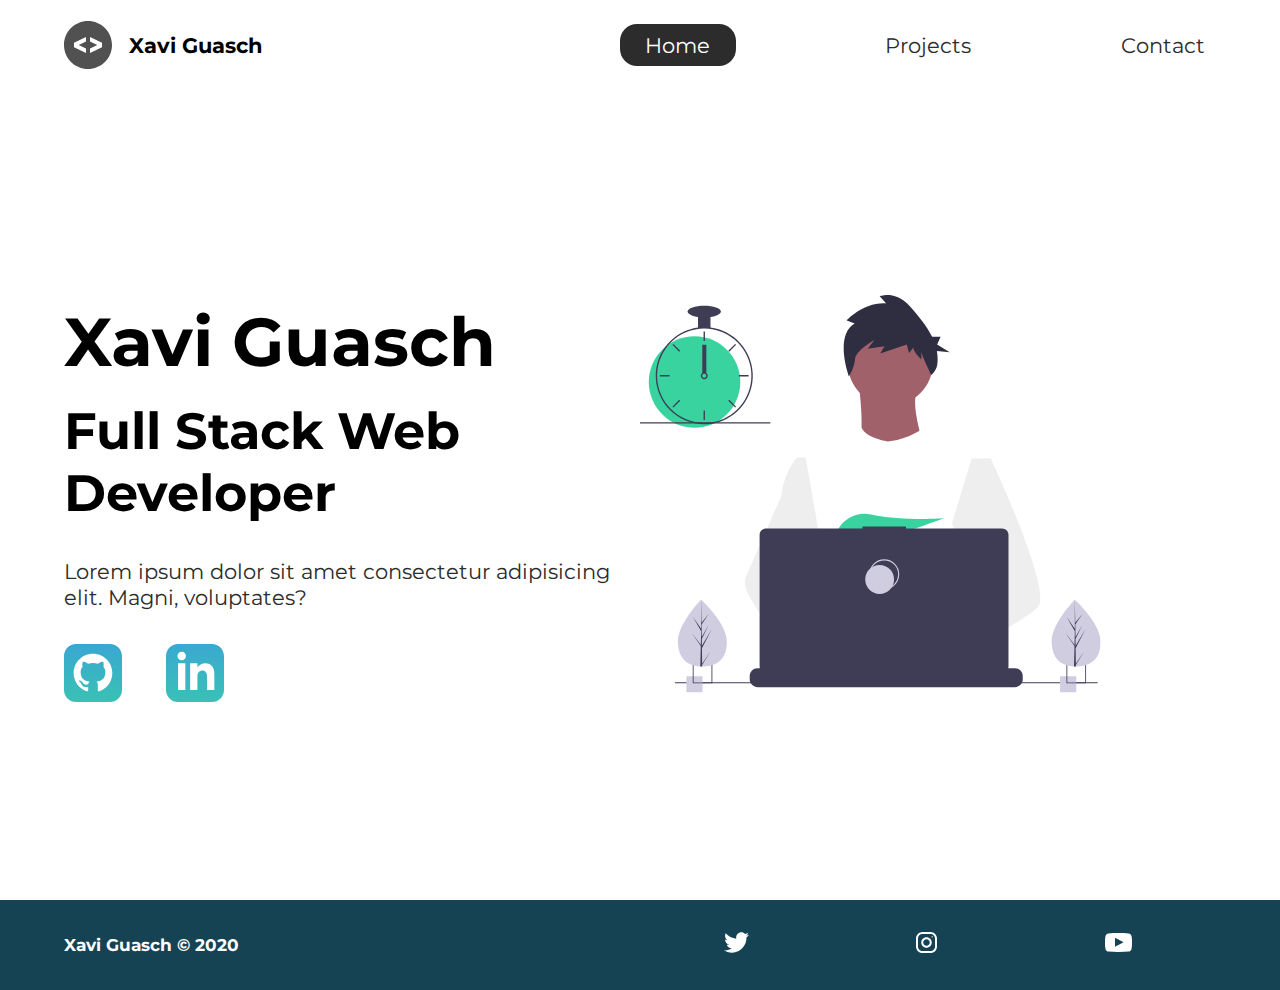
<file: index.html>
<!DOCTYPE html>
<html lang="en">
  <head>
    <meta charset="UTF-8" />
    <meta name="viewport" content="width=device-width, initial-scale=1.0" />
    <meta name="description" content="Xavi Guasch is a full stack web developer" />
    <meta name="robots" content="index,follow" />

    <link
      href="https://fonts.googleapis.com/css2?family=Montserrat:wght@400;500&display=swap"
      rel="stylesheet"
    />

    <link rel="stylesheet" href="./styles/style.css" />
    <title>Xavi Guasch | Web Developer</title>
  </head>
  <body>
    <header class="main-header">
      <nav>
        <div class="logo">
          <img src="./icons/code.svg" alt="logo" />
          <h1>Xavi Guasch</h1>
        </div>
        <ul>
          <li><a class="active" href="/">Home</a></li>
          <li><a href="./projects/">Projects</a></li>
          <li><a href="./contact/">Contact</a></li>
        </ul>
      </nav>
    </header>
    <section class="intro">
      <div class="intro-text">
        <h2>Xavi Guasch</h2>
        <h3>
          Full Stack Web <br />
          Developer
        </h3>
        <p>Lorem ipsum dolor sit amet consectetur adipisicing elit. Magni, voluptates?</p>
        <div class="intro-social">
          <a href="#"><img src="./icons/github.svg" alt="github-social-link" /></a>
          <a href="#"><img src="./icons/linked-in.svg" alt="linkedin-social-link" /></a>
        </div>
      </div>
      <div class="intro-images">
        <svg
          width="799"
          height="690"
          viewBox="0 0 799 690"
          fill="none"
          xmlns="http://www.w3.org/2000/svg"
        >
          <g id="undraw_dev_productivity_umsq (1) 1" clip-path="url(#clip0)">
            <path
              id="Vector"
              d="M516.92 624.636C516.92 624.636 512.16 626.266 504.42 628.576C487.31 633.706 455.65 642.216 428.82 643.916C405.72 645.396 386.2 641.836 382.63 626.766C381.1 620.286 383.27 614.956 388 610.576C402.12 597.486 439 592.796 468.25 591.186C476.51 590.736 484.15 590.526 490.51 590.446C501.31 590.306 508.39 590.526 508.39 590.526L508.56 591.186L516.92 624.636Z"
              fill="#A0616A"
            />
            <path
              id="Vector_2"
              d="M436.99 672.586C418.61 695.346 342.73 647.666 316.19 629.886C310.41 626.016 306.97 623.566 306.97 623.566L331.25 591.186L338.94 580.936C338.94 580.936 345.82 584.586 355.99 590.526C356.36 590.746 356.73 590.966 357.11 591.186C365.88 596.336 376.89 603.066 388 610.576C403.33 620.946 418.83 632.776 428.82 643.916C438.59 654.806 443.08 665.036 436.99 672.586Z"
              fill="#A0616A"
            />
            <g id="me">
              <path
                id="Vector_3"
                d="M434.672 191.952C475.283 191.607 507.926 158.406 507.582 117.795C507.237 77.1832 474.036 44.5403 433.425 44.8847C392.813 45.2291 360.17 78.4303 360.515 119.042C360.859 159.653 394.06 192.296 434.672 191.952Z"
                fill="#A0616A"
              />
              <path
                id="Vector_4"
                d="M379.477 155.65C379.477 155.65 394.216 259.972 373.002 271.875C351.787 283.779 499.929 283.588 499.929 283.588C499.929 283.588 466.124 193.284 480.809 165.449L379.477 155.65Z"
                fill="#A0616A"
              />
              <path
                id="Vector_5"
                d="M608.101 283.199L596.257 339.402L571.214 458.308L570.49 464.815L562.138 540.138L556.582 590.177L552.857 623.79C528.584 636.526 510.988 645.326 510.988 645.326C510.988 645.326 509.404 637.719 506.871 627.99C489.805 633.265 458.218 642.043 431.404 643.97C441.266 654.777 445.842 664.969 439.817 672.57C421.63 695.485 345.349 648.45 318.659 630.896C318.077 635.158 317.879 639.464 318.068 643.762L297.626 628.314L299.331 592.359L302.206 531.522L305.819 455.229C304.448 451.975 303.294 448.634 302.364 445.228C295.956 423.161 288.032 379.057 281.928 342.067C277.016 312.298 273.302 287.138 272.517 281.785C272.411 281.086 272.358 280.726 272.358 280.726L384.363 230.094C392.509 248.556 429.865 253.809 429.865 253.809C460.756 251.417 484.847 234.913 484.847 234.913L608.101 283.199Z"
                fill="white"
              />
              <path
                id="Vector_6"
                d="M372.285 49.3811L358.49 43.9934C358.49 43.9934 386.969 12.1 426.99 14.513L415.635 2.22366C415.635 2.22366 443.04 -9.01799 468.283 19.6674C481.553 34.7467 496.908 52.4737 506.557 72.5077L521.281 72.3829L515.251 85.9663L536.874 99.3152L514.777 97.0719C516.155 104.471 516.421 112.034 515.566 119.511C514.683 126.991 510.928 133.835 505.094 138.598V138.598C505.094 138.598 487.743 103.449 487.696 97.9443L487.813 111.705C487.813 111.705 473.959 99.4371 473.889 91.1807L466.471 100.877L462.593 85.7717L416.475 101.301L423.87 88.8526L395.157 93.2246L406.278 77.9923C406.278 77.9923 373.932 96.1568 372.811 111.304C371.689 126.452 362.299 140.875 362.299 140.875C362.299 140.875 336.213 70.3294 372.285 49.3811Z"
                fill="#2F2E41"
              />
              <path
                id="Vector_7"
                d="M690.215 540.422C682.794 548.605 664.338 560.992 641.951 574.422C633.623 579.413 624.757 584.559 615.71 589.676C594.122 601.889 571.514 614.001 552.857 623.79C528.584 636.526 510.988 645.326 510.988 645.326C510.988 645.326 509.403 637.719 506.871 627.99C503.48 614.968 498.397 598.141 493.184 590.715C493.002 590.456 492.82 590.218 492.638 589.979C491.121 588.022 489.601 586.885 488.112 586.897L562.138 540.138L594.127 519.926L570.489 464.814L540.842 395.683L557.908 339.727L575.062 283.479L608.101 283.199C608.101 283.199 619.243 306.985 633.514 340.166C635.647 345.128 637.851 350.299 640.096 355.64C669.469 425.394 706.176 522.836 690.215 540.422Z"
                fill="#EEEEEE"
              />
              <path
                id="Vector_8"
                d="M358.123 591.2C355.41 591.212 352.702 591.456 350.029 591.928C327.074 596.073 320.47 616.94 318.659 630.896C318.077 635.158 317.879 639.464 318.068 643.761L297.626 628.314L290.178 622.687C272.316 616.628 256.353 605.733 242.483 592.84C230.449 581.456 219.634 568.849 210.213 555.223C200.831 541.793 192.448 527.692 185.134 513.034C183.094 508.943 181.977 504.454 181.864 499.884C181.751 495.314 182.644 490.775 184.48 486.588L209.154 430.327L245.218 348.098C245.471 346.146 245.752 344.237 246.059 342.371C252.995 300.511 272.367 281.786 272.367 281.786L287.286 281.659L297.778 341.932L310.813 416.815L302.364 445.227L282.839 510.845L302.205 531.522L358.123 591.2Z"
                fill="#EEEEEE"
              />
            </g>
            <path
              id="Vector_9"
              d="M372.877 415.806L385.631 430.686C390.37 429.783 395.319 428.721 400.416 427.529L396.752 415.806L405.71 426.256C459.707 412.975 526.637 387.155 526.637 387.155C526.637 387.155 454.379 392.453 400.428 380.666C376.558 375.451 351.998 387.284 342.202 409.668C336.508 422.679 337.403 433.951 357.596 433.951C364.419 433.835 371.223 433.195 377.949 432.037L372.877 415.806Z"
              fill="#38D39F"
            />
            <path
              id="Vector_10"
              d="M663.65 660.386V666.456C663.654 668.122 663.345 669.774 662.74 671.326C662.472 672.018 662.147 672.687 661.77 673.326C660.578 675.326 658.887 676.983 656.862 678.133C654.838 679.283 652.549 679.887 650.22 679.886H203.67C201.342 679.887 199.053 679.283 197.028 678.133C195.003 676.983 193.312 675.326 192.12 673.326C191.743 672.687 191.419 672.018 191.15 671.326C190.546 669.774 190.237 668.122 190.24 666.456V660.386C190.24 658.622 190.587 656.876 191.262 655.246C191.936 653.616 192.926 652.136 194.173 650.888C195.42 649.641 196.901 648.652 198.53 647.977C200.16 647.302 201.906 646.955 203.67 646.956H229.41V644.126C229.41 644.052 229.425 643.979 229.453 643.911C229.481 643.843 229.522 643.782 229.574 643.73C229.626 643.678 229.688 643.636 229.756 643.608C229.824 643.58 229.897 643.566 229.97 643.566H243.4C243.474 643.566 243.547 643.58 243.615 643.608C243.683 643.636 243.745 643.678 243.797 643.73C243.849 643.782 243.89 643.843 243.918 643.911C243.946 643.979 243.96 644.052 243.96 644.126V646.956H252.35V644.126C252.35 644.052 252.365 643.979 252.393 643.911C252.421 643.843 252.462 643.782 252.514 643.73C252.566 643.678 252.628 643.636 252.696 643.608C252.764 643.58 252.837 643.566 252.91 643.566H266.34C266.414 643.566 266.487 643.58 266.555 643.608C266.623 643.636 266.684 643.678 266.736 643.73C266.789 643.782 266.83 643.843 266.858 643.911C266.886 643.979 266.9 644.052 266.9 644.126V646.956H275.3V644.126C275.3 644.052 275.315 643.979 275.343 643.911C275.371 643.843 275.412 643.782 275.464 643.73C275.516 643.678 275.578 643.636 275.646 643.608C275.714 643.58 275.787 643.566 275.86 643.566H289.29C289.364 643.566 289.437 643.58 289.505 643.608C289.573 643.636 289.634 643.678 289.686 643.73C289.739 643.782 289.78 643.843 289.808 643.911C289.836 643.979 289.85 644.052 289.85 644.126V646.956H298.24V644.126C298.24 644.052 298.255 643.979 298.283 643.911C298.311 643.843 298.352 643.782 298.404 643.73C298.456 643.678 298.518 643.636 298.586 643.608C298.654 643.58 298.727 643.566 298.8 643.566H312.23C312.304 643.566 312.377 643.58 312.445 643.608C312.513 643.636 312.574 643.678 312.626 643.73C312.678 643.782 312.72 643.843 312.748 643.911C312.776 643.979 312.79 644.052 312.79 644.126V646.956H321.18V644.126C321.18 644.052 321.194 643.979 321.223 643.911C321.251 643.843 321.292 643.782 321.344 643.73C321.396 643.678 321.458 643.636 321.526 643.608C321.594 643.58 321.667 643.566 321.74 643.566H335.17C335.244 643.566 335.317 643.58 335.385 643.608C335.453 643.636 335.514 643.678 335.566 643.73C335.618 643.782 335.66 643.843 335.688 643.911C335.716 643.979 335.73 644.052 335.73 644.126V646.956H344.13V644.126C344.13 644.052 344.145 643.979 344.173 643.911C344.201 643.843 344.242 643.782 344.294 643.73C344.346 643.678 344.408 643.636 344.476 643.608C344.544 643.58 344.617 643.566 344.69 643.566H358.12C358.194 643.566 358.267 643.58 358.335 643.608C358.403 643.636 358.464 643.678 358.516 643.73C358.569 643.782 358.61 643.843 358.638 643.911C358.666 643.979 358.68 644.052 358.68 644.126V646.956H367.07V644.126C367.07 644.052 367.085 643.979 367.113 643.911C367.141 643.843 367.182 643.782 367.234 643.73C367.286 643.678 367.348 643.636 367.416 643.608C367.484 643.58 367.557 643.566 367.63 643.566H472.83C472.904 643.566 472.977 643.58 473.045 643.608C473.113 643.636 473.174 643.678 473.227 643.73C473.279 643.782 473.32 643.843 473.348 643.911C473.376 643.979 473.39 644.052 473.39 644.126V646.956H481.79V644.126C481.79 644.052 481.804 643.979 481.833 643.911C481.861 643.843 481.902 643.782 481.954 643.73C482.006 643.678 482.068 643.636 482.136 643.608C482.204 643.58 482.277 643.566 482.35 643.566H495.78C495.928 643.567 496.07 643.627 496.175 643.732C496.279 643.836 496.339 643.978 496.34 644.126V646.956H504.73V644.126C504.73 644.052 504.745 643.979 504.773 643.911C504.801 643.843 504.842 643.782 504.894 643.73C504.946 643.678 505.008 643.636 505.076 643.608C505.144 643.58 505.217 643.566 505.29 643.566H518.72C518.794 643.566 518.867 643.58 518.935 643.608C519.003 643.636 519.065 643.678 519.117 643.73C519.169 643.782 519.21 643.843 519.238 643.911C519.266 643.979 519.28 644.052 519.28 644.126V646.956H527.67V644.126C527.67 644.052 527.685 643.979 527.713 643.911C527.741 643.843 527.782 643.782 527.834 643.73C527.886 643.678 527.948 643.636 528.016 643.608C528.084 643.58 528.157 643.566 528.23 643.566H541.66C541.734 643.566 541.807 643.58 541.875 643.608C541.943 643.636 542.005 643.678 542.057 643.73C542.109 643.782 542.15 643.843 542.178 643.911C542.206 643.979 542.22 644.052 542.22 644.126V646.956H550.62V644.126C550.62 644.052 550.635 643.979 550.663 643.911C550.691 643.843 550.732 643.782 550.784 643.73C550.836 643.678 550.898 643.636 550.966 643.608C551.034 643.58 551.107 643.566 551.18 643.566H564.61C564.757 643.568 564.898 643.628 565.001 643.733C565.104 643.837 565.161 643.979 565.16 644.126V646.956H573.56V644.126C573.56 644.052 573.575 643.979 573.603 643.911C573.631 643.843 573.672 643.782 573.724 643.73C573.776 643.678 573.838 643.636 573.906 643.608C573.974 643.58 574.047 643.566 574.12 643.566H587.55C587.624 643.566 587.697 643.58 587.765 643.608C587.833 643.636 587.895 643.678 587.947 643.73C587.999 643.782 588.04 643.843 588.068 643.911C588.096 643.979 588.11 644.052 588.11 644.126V646.956H596.5V644.126C596.5 644.052 596.515 643.979 596.543 643.911C596.571 643.843 596.612 643.782 596.664 643.73C596.716 643.678 596.778 643.636 596.846 643.608C596.914 643.58 596.987 643.566 597.06 643.566H610.49C610.564 643.566 610.637 643.58 610.705 643.608C610.773 643.636 610.835 643.678 610.887 643.73C610.939 643.782 610.98 643.843 611.008 643.911C611.036 643.979 611.05 644.052 611.05 644.126V646.956H650.22C651.984 646.955 653.731 647.302 655.36 647.977C656.99 648.652 658.471 649.641 659.718 650.888C660.965 652.136 661.954 653.616 662.629 655.246C663.304 656.876 663.651 658.622 663.65 660.386Z"
              fill="#3F3D56"
            />
            <path
              id="Vector_11"
              d="M793.5 671.326H60.5V673.326H793.5V671.326Z"
              fill="#3F3D56"
            />
            <path
              id="Vector_12"
              d="M627.694 404.757H461.251V401.326H385.78V404.757H218.651C215.665 404.757 212.801 405.943 210.69 408.054C208.578 410.166 207.392 413.029 207.392 416.015V643.927C207.392 646.913 208.578 649.776 210.69 651.888C212.801 653.999 215.665 655.185 218.651 655.185H627.694C630.68 655.185 633.544 653.999 635.655 651.888C637.767 649.776 638.953 646.913 638.953 643.927V416.015C638.953 414.537 638.662 413.073 638.096 411.707C637.53 410.341 636.701 409.1 635.655 408.054C634.61 407.009 633.369 406.18 632.003 405.614C630.637 405.048 629.173 404.757 627.694 404.757Z"
              fill="#3F3D56"
            />
            <path
              id="Vector_13"
              d="M423.5 509.326C437.307 509.326 448.5 498.133 448.5 484.326C448.5 470.519 437.307 459.326 423.5 459.326C409.693 459.326 398.5 470.519 398.5 484.326C398.5 498.133 409.693 509.326 423.5 509.326Z"
              stroke="#D0CDE1"
              stroke-width="2"
              stroke-miterlimit="10"
            />
            <path
              id="Vector_14"
              d="M415.5 518.326C429.307 518.326 440.5 507.133 440.5 493.326C440.5 479.519 429.307 468.326 415.5 468.326C401.693 468.326 390.5 479.519 390.5 493.326C390.5 507.133 401.693 518.326 415.5 518.326Z"
              fill="#D0CDE1"
            />
            <path
              id="Vector_15"
              d="M108.446 661.223H80.4463V689.223H108.446V661.223Z"
              fill="#D0CDE1"
            />
            <path
              id="Vector_16"
              d="M91.4502 639.223V673.223H125.45V639.223H91.4502ZM123.97 671.743H92.9202V640.703H123.97V671.743Z"
              fill="#3F3D56"
            />
            <path
              id="Vector_17"
              d="M756.446 661.223H728.446V689.223H756.446V661.223Z"
              fill="#D0CDE1"
            />
            <path
              id="Vector_18"
              d="M739.45 639.223V673.223H773.45V639.223H739.45ZM771.97 671.743H740.92V640.703H771.97V671.743Z"
              fill="#3F3D56"
            />
            <path
              id="Vector_19"
              d="M94.5802 230.113C138.399 230.113 173.921 194.592 173.921 150.773C173.921 106.955 138.399 71.4326 94.5802 71.4326C50.7617 71.4326 15.2397 106.955 15.2397 150.773C15.2397 194.592 50.7617 230.113 94.5802 230.113Z"
              fill="#38D39F"
            />
            <path
              id="Vector_20"
              d="M122.229 56.4899C115.045 55.5763 107.774 55.5763 100.59 56.4899C84.586 58.5913 69.5203 65.2398 57.181 75.6465C44.8417 86.0532 35.7467 99.7813 30.9754 115.202C28.8053 122.229 27.5764 129.514 27.3208 136.864C27.2848 137.886 27.2607 138.92 27.2607 139.954C27.283 162.264 36.1559 183.655 51.932 199.431C67.7082 215.207 89.0989 224.08 111.41 224.103C113.201 224.103 114.992 224.042 116.759 223.934C120.907 223.674 125.03 223.103 129.093 222.227C148.495 218.055 165.798 207.161 177.947 191.468C190.095 175.776 196.308 156.295 195.487 136.467C194.665 116.638 186.863 97.738 173.459 83.1039C160.054 68.4698 141.909 59.0435 122.229 56.4899H122.229ZM137.748 217.347H137.736C130.959 219.659 123.905 221.062 116.759 221.518C114.992 221.638 113.201 221.698 111.41 221.698C89.7377 221.672 68.961 213.051 53.6367 197.727C38.3123 182.402 29.6914 161.626 29.6649 139.954C29.6649 138.92 29.689 137.886 29.725 136.864C30.5514 115.744 39.5156 95.7617 54.7411 81.1008C69.9666 66.44 90.273 58.237 111.41 58.2089C130.776 58.21 149.513 65.0865 164.283 77.6131C179.052 90.1398 188.895 107.503 192.057 126.61C195.219 145.716 191.496 165.325 181.55 181.942C171.604 198.559 156.081 211.106 137.748 217.347H137.748Z"
              fill="#3F3D56"
            />
            <path
              id="Vector_21"
              d="M112.612 63.0176H110.208V79.8474H112.612V63.0176Z"
              fill="#3F3D56"
            />
            <path
              id="Vector_22"
              d="M57.8578 84.7018L56.1577 86.4019L68.0582 98.3023L69.7582 96.6022L57.8578 84.7018Z"
              fill="#3F3D56"
            />
            <path
              id="Vector_23"
              d="M34.4736 138.751V141.156H51.3034V138.751H34.4736Z"
              fill="#3F3D56"
            />
            <path
              id="Vector_24"
              d="M56.1578 193.506L57.8579 195.206L69.7584 183.306L68.0583 181.606L56.1578 193.506Z"
              fill="#3F3D56"
            />
            <path
              id="Vector_25"
              d="M153.062 96.6022L154.762 98.3022L166.662 86.4018L164.962 84.7017L153.062 96.6022Z"
              fill="#3F3D56"
            />
            <path
              id="Vector_26"
              d="M171.516 138.751V141.156H188.346V138.751H171.516Z"
              fill="#3F3D56"
            />
            <path
              id="Vector_27"
              d="M154.762 181.605L153.062 183.305L164.962 195.206L166.662 193.506L154.762 181.605Z"
              fill="#3F3D56"
            />
            <path
              id="Vector_28"
              d="M112.612 200.06H110.208V216.89H112.612V200.06Z"
              fill="#3F3D56"
            />
            <path
              id="Vector_29"
              d="M115.016 135.145C113.976 134.365 112.711 133.943 111.41 133.943C110.11 133.943 108.844 134.365 107.804 135.145C107.091 135.686 106.505 136.375 106.085 137.165C105.552 138.181 105.322 139.329 105.421 140.473C105.52 141.616 105.944 142.707 106.644 143.617C107.343 144.527 108.288 145.218 109.368 145.608C110.447 145.997 111.616 146.07 112.735 145.817C113.855 145.564 114.878 144.996 115.685 144.179C116.492 143.363 117.048 142.333 117.288 141.21C117.528 140.088 117.441 138.92 117.039 137.846C116.636 136.771 115.935 135.834 115.017 135.145H115.016ZM111.41 143.56C110.454 143.557 109.539 143.176 108.863 142.501C108.187 141.825 107.807 140.909 107.804 139.954C107.808 139.224 108.03 138.513 108.441 137.91C108.793 137.4 109.271 136.989 109.828 136.718C110.386 136.446 111.004 136.323 111.623 136.361C112.241 136.398 112.84 136.594 113.361 136.931C113.881 137.267 114.307 137.732 114.595 138.281C114.883 138.83 115.025 139.444 115.007 140.063C114.989 140.683 114.811 141.287 114.491 141.818C114.17 142.349 113.719 142.788 113.179 143.093C112.639 143.398 112.03 143.559 111.41 143.56V143.56Z"
              fill="#3F3D56"
            />
            <path
              id="Vector_30"
              d="M122.229 35.3687H100.591V57.007H122.229V35.3687Z"
              fill="#3F3D56"
            />
            <path
              id="Vector_31"
              d="M111.41 38.9748C127.344 38.9748 140.261 34.4 140.261 28.7567C140.261 23.1134 127.344 18.5386 111.41 18.5386C95.4757 18.5386 82.5586 23.1134 82.5586 28.7567C82.5586 34.4 95.4757 38.9748 111.41 38.9748Z"
              fill="#3F3D56"
            />
            <path id="clock-arrow" d="M115 86H108V135H115V86Z" fill="#3F3D56" />
            <path id="Vector_32" d="M226 220.44H0V222.844H226V220.44Z" fill="#3F3D56" />
            <g id="plant-left">
              <path
                id="Vector_33"
                d="M150.594 599.754C151.527 631.704 132.858 643.413 109.43 644.097C108.886 644.113 108.344 644.123 107.805 644.126C106.719 644.135 105.643 644.117 104.577 644.072C83.3891 643.193 66.6172 631.945 65.7495 602.232C64.8515 571.482 103.018 531.529 105.882 528.574L105.887 528.571C105.996 528.458 106.052 528.402 106.052 528.402C106.052 528.402 149.661 567.807 150.594 599.754Z"
                fill="#D0CDE1"
              />
              <path
                id="Vector_34"
                d="M107.744 639.255L122.626 617.124L107.774 641.636L107.805 644.126C106.719 644.135 105.643 644.117 104.577 644.072L105.315 612.06L105.295 611.813L105.322 611.766L105.393 608.741L89.0952 585.078L105.374 606.477L105.432 607.116L105.989 582.93L91.9122 558.397L106.029 578.681L105.882 528.574L105.882 528.407L105.887 528.571L106.821 568.062L119.651 552.021L106.863 571.464L107.143 593.098L118.949 571.984L107.187 596.279L107.343 608.308L124.512 578.897L107.395 612.505L107.744 639.255Z"
                fill="#3F3D56"
              />
            </g>
            <g id="plant-right">
              <path
                id="Vector_35"
                d="M798.594 599.754C799.527 631.704 780.858 643.413 757.43 644.097C756.886 644.113 756.344 644.123 755.805 644.126C754.719 644.135 753.643 644.117 752.577 644.072C731.389 643.193 714.617 631.945 713.749 602.232C712.851 571.482 751.018 531.529 753.882 528.574L753.887 528.571C753.996 528.458 754.052 528.402 754.052 528.402C754.052 528.402 797.661 567.807 798.594 599.754Z"
                fill="#D0CDE1"
              />
              <path
                id="Vector_36"
                d="M755.744 639.255L770.626 617.124L755.774 641.636L755.805 644.126C754.719 644.135 753.643 644.117 752.577 644.072L753.315 612.06L753.295 611.813L753.323 611.766L753.393 608.741L737.095 585.078L753.374 606.477L753.432 607.116L753.989 582.93L739.912 558.397L754.029 578.681L753.882 528.574L753.882 528.407L753.887 528.571L754.821 568.062L767.651 552.021L754.864 571.464L755.143 593.098L766.949 571.984L755.187 596.279L755.343 608.308L772.512 578.897L755.395 612.505L755.744 639.255Z"
                fill="#3F3D56"
              />
            </g>
          </g>
          <defs>
            <clipPath id="clip0">
              <rect width="798.627" height="689.223" fill="white" />
            </clipPath>
          </defs>
        </svg>
        <img src="./img/splash.svg" alt="" class="splash" />
      </div>
    </section>
    <footer>
      <h4>Xavi Guasch &copy; 2020</h4>
      <ul>
        <li>
          <a href="#"><img src="../icons/twitter 1.svg" alt="twitter-social" /></a>
        </li>
        <li>
          <a href="#"><img src="../icons/instagram 1.svg" alt="instagram-social" /></a>
        </li>
        <li>
          <a href="#"><img src="../icons/youtube-symbol 1.svg" alt="youtube-social" /></a>
        </li>
      </ul>
    </footer>
  </body>
</html>
</file>
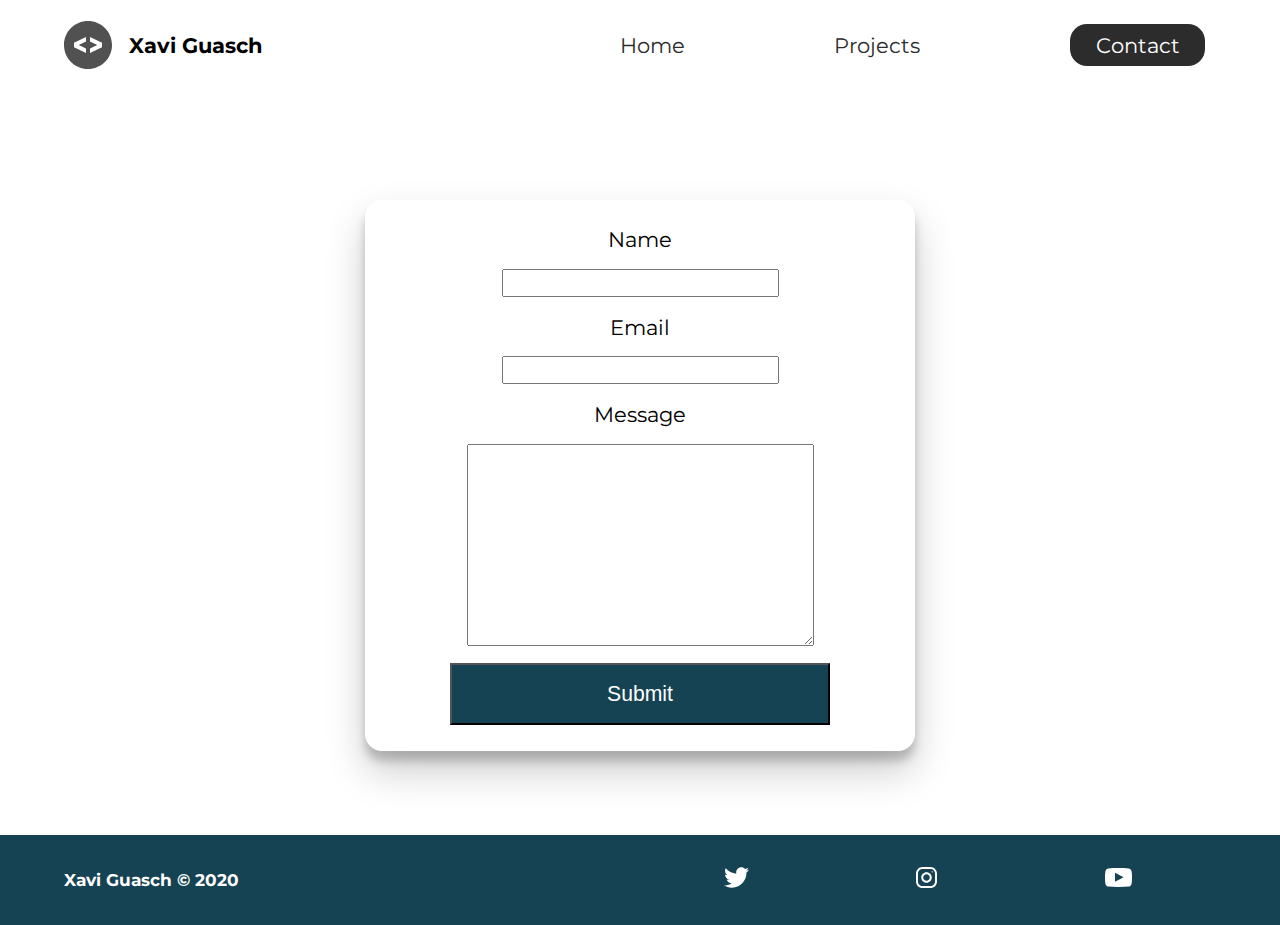
<file: contact/index.html>
<!DOCTYPE html>
<html lang="en">
  <head>
    <meta charset="UTF-8" />
    <meta name="viewport" content="width=device-width, initial-scale=1.0" />
    <meta name="description" content="Xavi Guasch is a full stack web developer" />
    <meta name="robots" content="index,follow" />

    <link
      href="https://fonts.googleapis.com/css2?family=Montserrat:wght@400;500&display=swap"
      rel="stylesheet"
    />

    <link rel="stylesheet" href="../styles/style.css" />
    <title>Xavi Guasch | Web Developer</title>
  </head>
  <body>
    <header class="main-header">
      <nav>
        <div class="logo">
          <img src="../icons/code.svg" alt="logo" />
          <h1>Xavi Guasch</h1>
        </div>
        <ul>
          <li><a href="../index.html">Home</a></li>
          <li><a href="../projects/">Projects</a></li>
          <li><a class="active" href="./index.html">Contact</a></li>
        </ul>
      </nav>
    </header>

    <section class="form-section">
      <form action="">
        <label for="name">Name</label>
        <input type="text" name="name" id="name" required />
        <label for="email">Email</label>
        <input type="email" name="email" id="email" required />
        <label for="message">Message</label>
        <textarea
          type="message"
          name="message"
          id="message"
          cols="30"
          rows="10"
        ></textarea>
        <button type="submit">Submit</button>
      </form>
    </section>
    <footer>
      <h4>Xavi Guasch &copy; 2020</h4>
      <ul>
        <li>
          <a href="#"><img src="../icons/twitter 1.svg" alt="twitter-social" /></a>
        </li>
        <li>
          <a href="#"><img src="../icons/instagram 1.svg" alt="instagram-social" /></a>
        </li>
        <li>
          <a href="#"><img src="../icons/youtube-symbol 1.svg" alt="youtube-social" /></a>
        </li>
      </ul>
    </footer>
  </body>
</html>
</file>
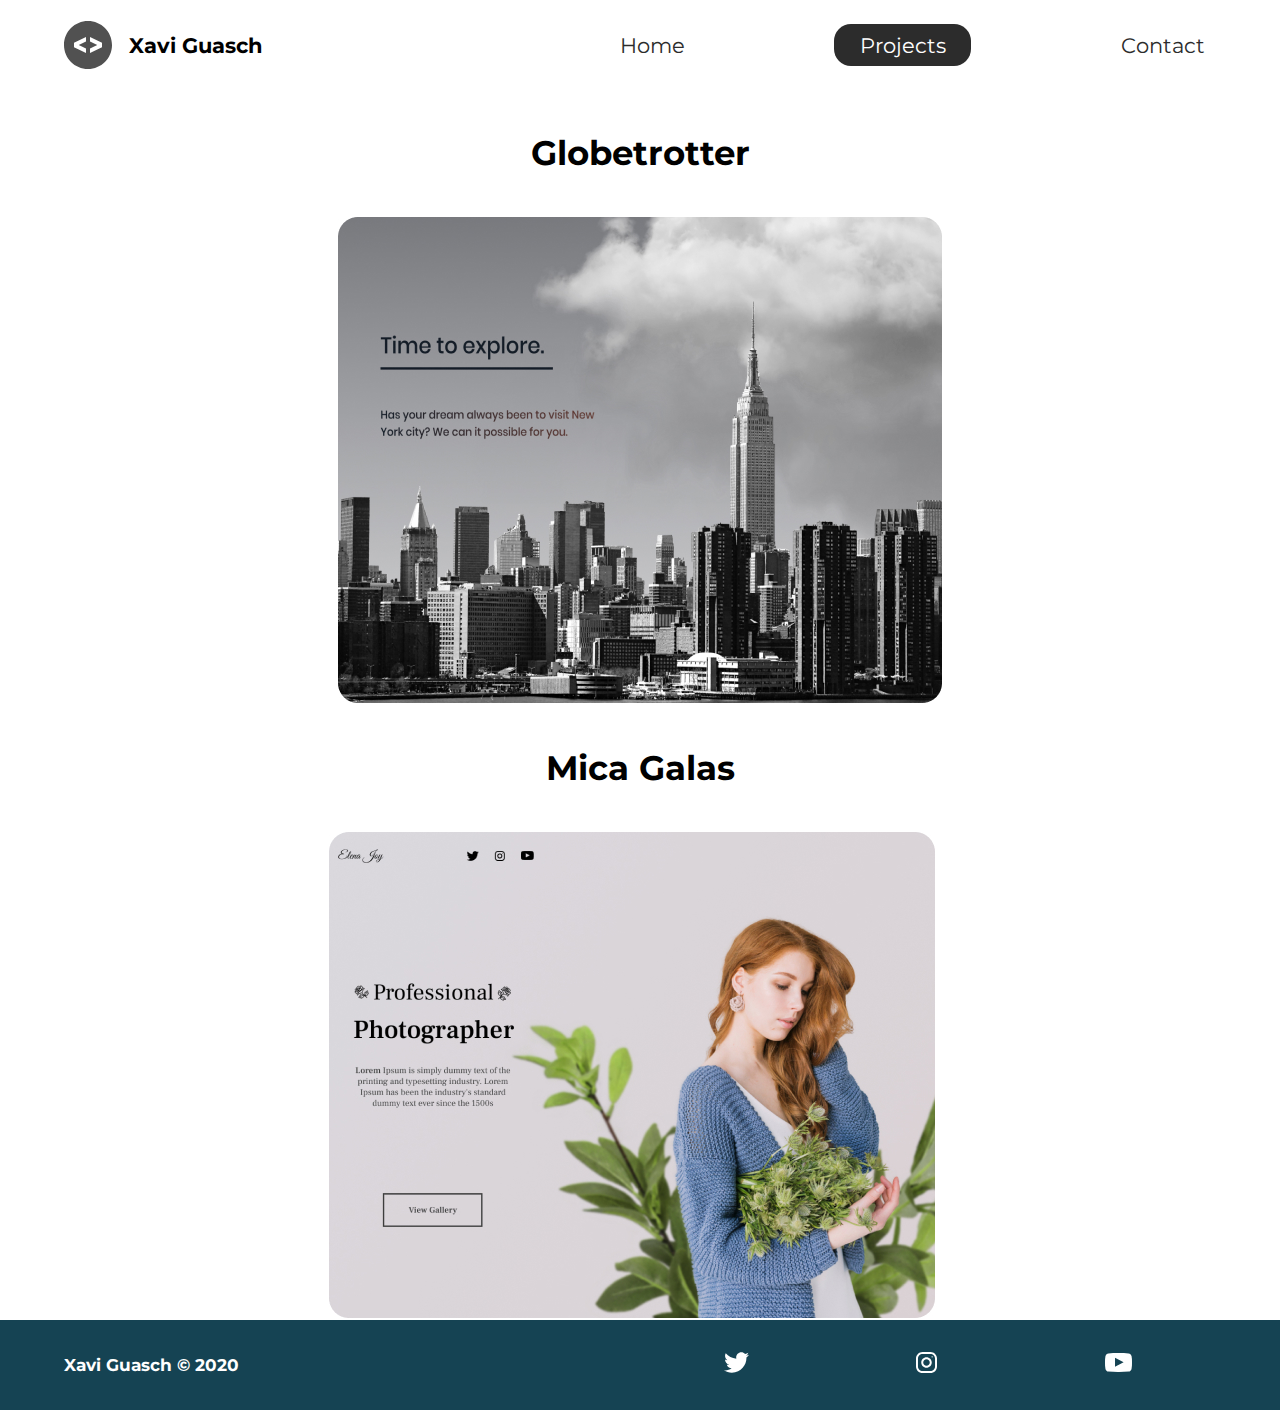
<file: projects/index.html>
<!DOCTYPE html>
<html lang="en">
  <head>
    <meta charset="UTF-8" />
    <meta name="viewport" content="width=device-width, initial-scale=1.0" />
    <meta name="description" content="Xavi Guasch is a full stack web developer" />
    <meta name="robots" content="index,follow" />

    <link
      href="https://fonts.googleapis.com/css2?family=Montserrat:wght@400;500&display=swap"
      rel="stylesheet"
    />

    <link rel="stylesheet" href="../styles/style.css" />
    <title>Xavi Guasch | Web Developer</title>
  </head>
  <body>
    <header class="main-header">
      <nav>
        <div class="logo">
          <img src="../icons/code.svg" alt="logo" />
          <h1>Xavi Guasch</h1>
        </div>
        <ul>
          <li><a href="../index.html">Home</a></li>
          <li><a class="active" href="./index">Projects</a></li>
          <li><a href="../contact/">Contact</a></li>
        </ul>
      </nav>
    </header>

    <section class="projects">
      <div class="globetrotter">
        <h2>Globetrotter</h2>
        <img src="../img/travelly.jpg" alt="Globetrotter Project" />
      </div>
      <div class="mica-galas">
        <h2>Mica Galas</h2>
        <img src="../img/elena-joy.jpg" alt="Mica Galas Project" />
      </div>
    </section>
    <footer>
      <h4>Xavi Guasch &copy; 2020</h4>
      <ul>
        <li>
          <a href="#"><img src="../icons/twitter 1.svg" alt="twitter-social" /></a>
        </li>
        <li>
          <a href="#"><img src="../icons/instagram 1.svg" alt="instagram-social" /></a>
        </li>
        <li>
          <a href="#"><img src="../icons/youtube-symbol 1.svg" alt="youtube-social" /></a>
        </li>
      </ul>
    </footer>
  </body>
</html>
</file>
<file: styles/style.css>
/* Global styles */
* {
  margin: 0;
  padding: 0;
  -webkit-box-sizing: border-box;
          box-sizing: border-box;
}

html {
  font-size: 62.5%;
}

body {
  font-family: 'Montserrat', sans-serif;
}

h1 {
  font-size: 2.5rem;
}

li,
button,
label,
input,
a,
p {
  font-size: 2.5rem;
}

h2 {
  font-size: 4rem;
}

h3 {
  font-size: 2.5rem;
}

h4,
h5 {
  font-size: 2rem;
}

ul {
  list-style: none;
}

a {
  text-decoration: none;
  color: #2c2c2c;
}

.main-header {
  width: 95%;
  margin: 0 0 0 auto;
}

nav {
  display: -webkit-box;
  display: -ms-flexbox;
  display: flex;
  -webkit-box-pack: justify;
      -ms-flex-pack: justify;
          justify-content: space-between;
  -webkit-box-align: center;
      -ms-flex-align: center;
          align-items: center;
  -webkit-box-orient: horizontal;
  -webkit-box-direction: normal;
      -ms-flex-direction: row;
          flex-direction: row;
  min-height: 10vh;
  width: 60%;
  -ms-flex-wrap: wrap;
      flex-wrap: wrap;
}

nav .logo {
  display: -webkit-box;
  display: -ms-flexbox;
  display: flex;
  -webkit-box-pack: start;
      -ms-flex-pack: start;
          justify-content: flex-start;
  -webkit-box-align: center;
      -ms-flex-align: center;
          align-items: center;
  -webkit-box-orient: horizontal;
  -webkit-box-direction: normal;
      -ms-flex-direction: row;
          flex-direction: row;
  -webkit-box-flex: 1;
      -ms-flex: 1 1 10rem;
          flex: 1 1 10rem;
}

nav .logo h1 {
  margin: 2rem;
}

nav ul {
  display: -webkit-box;
  display: -ms-flexbox;
  display: flex;
  -ms-flex-pack: distribute;
      justify-content: space-around;
  -webkit-box-align: center;
      -ms-flex-align: center;
          align-items: center;
  -webkit-box-orient: horizontal;
  -webkit-box-direction: normal;
      -ms-flex-direction: row;
          flex-direction: row;
  -webkit-box-flex: 1;
      -ms-flex: 1 1 40rem;
          flex: 1 1 40rem;
}

.intro {
  min-height: 90vh;
  width: 90%;
  margin: auto;
  -ms-flex-wrap: wrap;
      flex-wrap: wrap;
  display: -webkit-box;
  display: -ms-flexbox;
  display: flex;
  -webkit-box-pack: justify;
      -ms-flex-pack: justify;
          justify-content: space-between;
  -webkit-box-align: center;
      -ms-flex-align: center;
          align-items: center;
  -webkit-box-orient: horizontal;
  -webkit-box-direction: normal;
      -ms-flex-direction: row;
          flex-direction: row;
}

.intro h2 {
  font-size: 8rem;
  padding-top: 2rem;
  display: inline-block;
}

.intro h3 {
  font-size: 6rem;
  padding: 2rem 0rem;
}

.intro p {
  padding-top: 2rem;
  color: #2c2c2c;
}

.splash {
  position: absolute;
  top: 0;
  right: 0;
  height: 100%;
  z-index: -1;
}

.intro-social {
  margin-top: 4rem;
}

.intro-social a {
  margin-right: 5rem;
}

.active {
  background: #2c2c2c;
  color: white;
  padding: 1rem 3rem;
  border-radius: 2rem;
}

.intro-text,
.intro-images {
  -webkit-box-flex: 1;
      -ms-flex: 1 1 40rem;
          flex: 1 1 40rem;
}

#plant-left {
  -webkit-animation: plant 1.5s ease infinite alternate;
          animation: plant 1.5s ease infinite alternate;
}

#plant-right {
  -webkit-animation: plant 1.5s ease infinite alternate 0.5s;
          animation: plant 1.5s ease infinite alternate 0.5s;
}

#me {
  -webkit-animation: me 1s ease infinite alternate;
          animation: me 1s ease infinite alternate;
  -webkit-transform-origin: bottom;
          transform-origin: bottom;
}

#clock-arrow {
  -webkit-animation: clock 1.5s infinite linear;
          animation: clock 1.5s infinite linear;
  transform-box: fill-box;
  -webkit-transform-origin: bottom;
          transform-origin: bottom;
}

@-webkit-keyframes plant {
  from {
    -webkit-transform: translateY(0%);
            transform: translateY(0%);
  }
  to {
    -webkit-transform: translateY(-30%);
            transform: translateY(-30%);
  }
}

@keyframes plant {
  from {
    -webkit-transform: translateY(0%);
            transform: translateY(0%);
  }
  to {
    -webkit-transform: translateY(-30%);
            transform: translateY(-30%);
  }
}

@-webkit-keyframes me {
  from {
    -webkit-transform: rotateZ(-5deg);
            transform: rotateZ(-5deg);
  }
  to {
    -webkit-transform: rotateZ(5deg);
            transform: rotateZ(5deg);
  }
}

@keyframes me {
  from {
    -webkit-transform: rotateZ(-5deg);
            transform: rotateZ(-5deg);
  }
  to {
    -webkit-transform: rotateZ(5deg);
            transform: rotateZ(5deg);
  }
}

@-webkit-keyframes clock {
  from {
    -webkit-transform: rotateZ(0deg);
            transform: rotateZ(0deg);
  }
  to {
    -webkit-transform: rotateZ(360deg);
            transform: rotateZ(360deg);
  }
}

@keyframes clock {
  from {
    -webkit-transform: rotateZ(0deg);
            transform: rotateZ(0deg);
  }
  to {
    -webkit-transform: rotateZ(360deg);
            transform: rotateZ(360deg);
  }
}

.projects {
  width: 90%;
  margin: auto;
  min-height: 90vh;
  display: -webkit-box;
  display: -ms-flexbox;
  display: flex;
  -webkit-box-pack: justify;
      -ms-flex-pack: justify;
          justify-content: space-between;
  -webkit-box-align: center;
      -ms-flex-align: center;
          align-items: center;
  -webkit-box-orient: horizontal;
  -webkit-box-direction: normal;
      -ms-flex-direction: row;
          flex-direction: row;
  text-align: center;
  -ms-flex-wrap: wrap;
      flex-wrap: wrap;
}

.projects h2 {
  margin: 5rem;
}

.globetrotter,
.mica-galas {
  -webkit-box-flex: 1;
      -ms-flex: 1 1 40rem;
          flex: 1 1 40rem;
}

.form-section {
  min-height: 80vh;
  display: -webkit-box;
  display: -ms-flexbox;
  display: flex;
  -webkit-box-pack: center;
      -ms-flex-pack: center;
          justify-content: center;
  -webkit-box-align: center;
      -ms-flex-align: center;
          align-items: center;
  -webkit-box-orient: horizontal;
  -webkit-box-direction: normal;
      -ms-flex-direction: row;
          flex-direction: row;
  margin-top: 3rem;
}

.form-section form {
  padding: 3rem 10rem;
  -webkit-box-shadow: 0px 10px 10px rgba(0, 0, 0, 0.2), 0px 20px 40px rgba(0, 0, 0, 0.2);
          box-shadow: 0px 10px 10px rgba(0, 0, 0, 0.2), 0px 20px 40px rgba(0, 0, 0, 0.2);
  display: -webkit-box;
  display: -ms-flexbox;
  display: flex;
  -webkit-box-pack: center;
      -ms-flex-pack: center;
          justify-content: center;
  -webkit-box-align: center;
      -ms-flex-align: center;
          align-items: center;
  -webkit-box-orient: vertical;
  -webkit-box-direction: normal;
      -ms-flex-direction: column;
          flex-direction: column;
  border-radius: 2rem;
}

.form-section form input,
.form-section form textarea {
  margin: 2rem;
}

.form-section form input:focus,
.form-section form textarea:focus {
  outline: 2px solid black;
}

.form-section form textarea {
  font-family: 'Montserrat', sans-serif;
  font-size: 2rem;
}

.form-section form button {
  width: 100%;
  padding: 2rem;
  background: #154353;
  color: white;
}

.form-section form button:focus {
  background: #3b7c79;
}

footer {
  background: #154353;
  color: white;
  min-height: 10vh;
  padding: 0% 5%;
  display: -webkit-box;
  display: -ms-flexbox;
  display: flex;
  -webkit-box-pack: start;
      -ms-flex-pack: start;
          justify-content: flex-start;
  -webkit-box-align: center;
      -ms-flex-align: center;
          align-items: center;
  -webkit-box-orient: horizontal;
  -webkit-box-direction: normal;
      -ms-flex-direction: row;
          flex-direction: row;
}

footer ul {
  -webkit-box-flex: 1;
      -ms-flex: 1 1 40rem;
          flex: 1 1 40rem;
  display: -webkit-box;
  display: -ms-flexbox;
  display: flex;
  -ms-flex-pack: distribute;
      justify-content: space-around;
  -webkit-box-align: center;
      -ms-flex-align: center;
          align-items: center;
  -webkit-box-orient: horizontal;
  -webkit-box-direction: normal;
      -ms-flex-direction: row;
          flex-direction: row;
}

footer h4 {
  -webkit-box-flex: 1;
      -ms-flex: 1 1 40rem;
          flex: 1 1 40rem;
}

@media screen and (max-width: 1332px) {
  html {
    font-size: 53%;
  }
  .splash {
    display: none;
  }
  svg {
    width: 80%;
  }
  nav {
    width: 100%;
  }
}

@media screen and (max-width: 754px) {
  html {
    font-size: 45%;
  }
  svg {
    height: 60%;
  }
  .main-head {
    width: 100%;
  }
  nav .logo {
    display: -webkit-box;
    display: -ms-flexbox;
    display: flex;
    -webkit-box-pack: center;
        -ms-flex-pack: center;
            justify-content: center;
    -webkit-box-align: center;
        -ms-flex-align: center;
            align-items: center;
    -webkit-box-orient: vertical;
    -webkit-box-direction: normal;
        -ms-flex-direction: column;
            flex-direction: column;
    -webkit-box-flex: 1;
        -ms-flex: 1 1 20rem;
            flex: 1 1 20rem;
    margin-top: 2rem;
  }
  nav ul {
    -webkit-box-flex: 1;
        -ms-flex: 1 1 60rem;
            flex: 1 1 60rem;
    margin: 2rem 0;
  }
  .intro-text {
    margin-top: 5rem;
    text-align: center;
  }
  .intro-images {
    text-align: center;
  }
  .intro-social {
    display: -webkit-box;
    display: -ms-flexbox;
    display: flex;
    -webkit-box-pack: center;
        -ms-flex-pack: center;
            justify-content: center;
    -webkit-box-align: center;
        -ms-flex-align: center;
            align-items: center;
    -webkit-box-orient: horizontal;
    -webkit-box-direction: normal;
        -ms-flex-direction: row;
            flex-direction: row;
  }
  .intro-social a {
    margin: 2rem;
  }
  .globetrotter,
  .mica-galas {
    -webkit-box-flex: 1;
        -ms-flex: 1 1 50rem;
            flex: 1 1 50rem;
  }
  .globetrotter img,
  .mica-galas img {
    width: 100%;
    height: 100%;
  }
  form {
    padding: 0rem;
    width: 100%;
  }
}
/*# sourceMappingURL=style.css.map */
</file>
